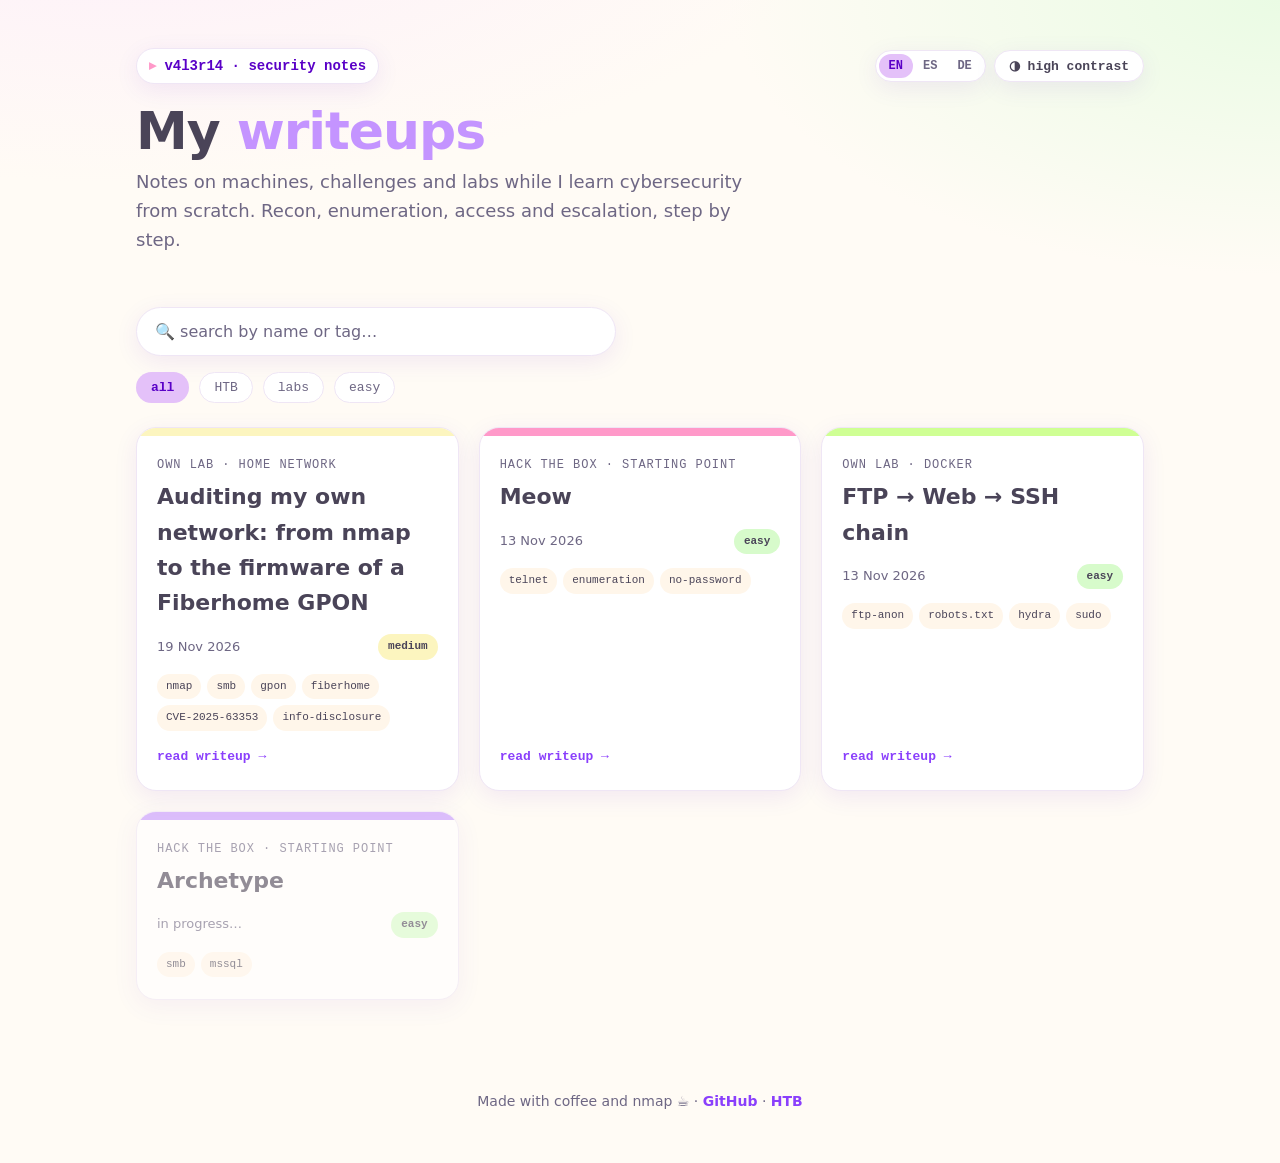
<file: index.html>
<!DOCTYPE html>
<html lang="en">
<head>
<meta charset="utf-8">
<meta name="viewport" content="width=device-width, initial-scale=1">
<!-- Security: HTTPS only, no external or inline scripts -->
<meta http-equiv="Content-Security-Policy" content="default-src 'self'; script-src 'self'; style-src 'self' https://fonts.googleapis.com; font-src https://fonts.gstatic.com; img-src 'self' https: data:; connect-src 'self'; base-uri 'self'; form-action 'none'; object-src 'none'; upgrade-insecure-requests">
<meta name="referrer" content="strict-origin-when-cross-origin">
<link rel="icon" href="data:image/svg+xml,%3Csvg xmlns=%22http://www.w3.org/2000/svg%22 viewBox=%220 0 100 100%22%3E%3Ctext y=%22.9em%22 font-size=%2290%22%3E%F0%9F%9A%A9%3C/text%3E%3C/svg%3E">
<link rel="preconnect" href="https://fonts.googleapis.com">
<link rel="preconnect" href="https://fonts.gstatic.com" crossorigin>
<link rel="stylesheet" href="https://fonts.googleapis.com/css2?family=Nunito+Sans:ital,opsz,wght@0,6..12,400;0,6..12,600;0,6..12,700;0,6..12,800;1,6..12,400&amp;family=Fira+Code:wght@400;500;600&amp;display=swap">
<link rel="stylesheet" href="assets/css/tokens.css">
<link rel="stylesheet" href="assets/css/base.css">
<link rel="stylesheet" href="assets/css/components.css">
<script src="assets/js/theme.js"></script>
<title>Writeups · v4l3r14</title>
<meta name="description" content="Cybersecurity writeups: machines, challenges and labs, step by step." data-i18n-attr="content:meta.home_description">
<script type="module" src="assets/js/home.js"></script>
</head>
<body data-i18n-title="meta.home_title">
<a class="skip-link" href="#grid" data-i18n="skip_home">Skip to the writeups</a>
<div class="wrap">
  <header class="site-header">
    <div class="topbar">
      <a class="logo" href="./" data-i18n="logo">v4l3r14 · security notes</a>
      <div class="controls">
        <!-- EN / ES / DE buttons are generated by i18n.js -->
        <div id="lang-switch" class="lang-switch" role="group" aria-label="Language" data-i18n-attr="aria-label:lang_label"></div>
        <button id="theme-toggle" class="theme-toggle" type="button" aria-pressed="false">
          <span class="to-contrast" data-i18n="theme_to_contrast">◑ high contrast</span>
          <span class="to-pastel" data-i18n="theme_to_pastel">◐ pastel mode</span>
        </button>
      </div>
    </div>
    <h1><span data-i18n="hero_before">My</span> <span class="accent" data-i18n="hero_accent">writeups</span></h1>
    <p class="tagline" data-i18n="tagline">Notes on machines, challenges and labs while I learn cybersecurity from scratch. Recon, enumeration, access and escalation, step by step.</p>
  </header>

  <!-- Filters and cards are generated from writeups/index.json -->
  <div class="search">
    <label class="visually-hidden" for="search" data-i18n="search_label">Search writeups by name</label>
    <input id="search" class="search__input" type="search" placeholder="🔍 search by name or tag…" data-i18n-attr="placeholder:search_placeholder" autocomplete="off" spellcheck="false">
  </div>
  <nav class="filters" id="filters" aria-label="Filter writeups" data-i18n-attr="aria-label:filters_label"></nav>
  <p class="empty" id="no-results" hidden data-i18n="no_results">No writeup matches your search.</p>
  <main class="grid" id="grid" aria-live="polite">
    <p class="empty" data-i18n="loading">Loading…</p>
  </main>

<footer class="site-footer">
  <span data-i18n="footer">Made with coffee and nmap ☕</span> · <a href="https://github.com/val-velvaz/CTF-Writeups" target="_blank" rel="noopener noreferrer">GitHub</a> · <a href="https://www.hackthebox.com/" target="_blank" rel="noopener noreferrer">HTB</a>
</footer>
</div>
</body>
</html>
</file>
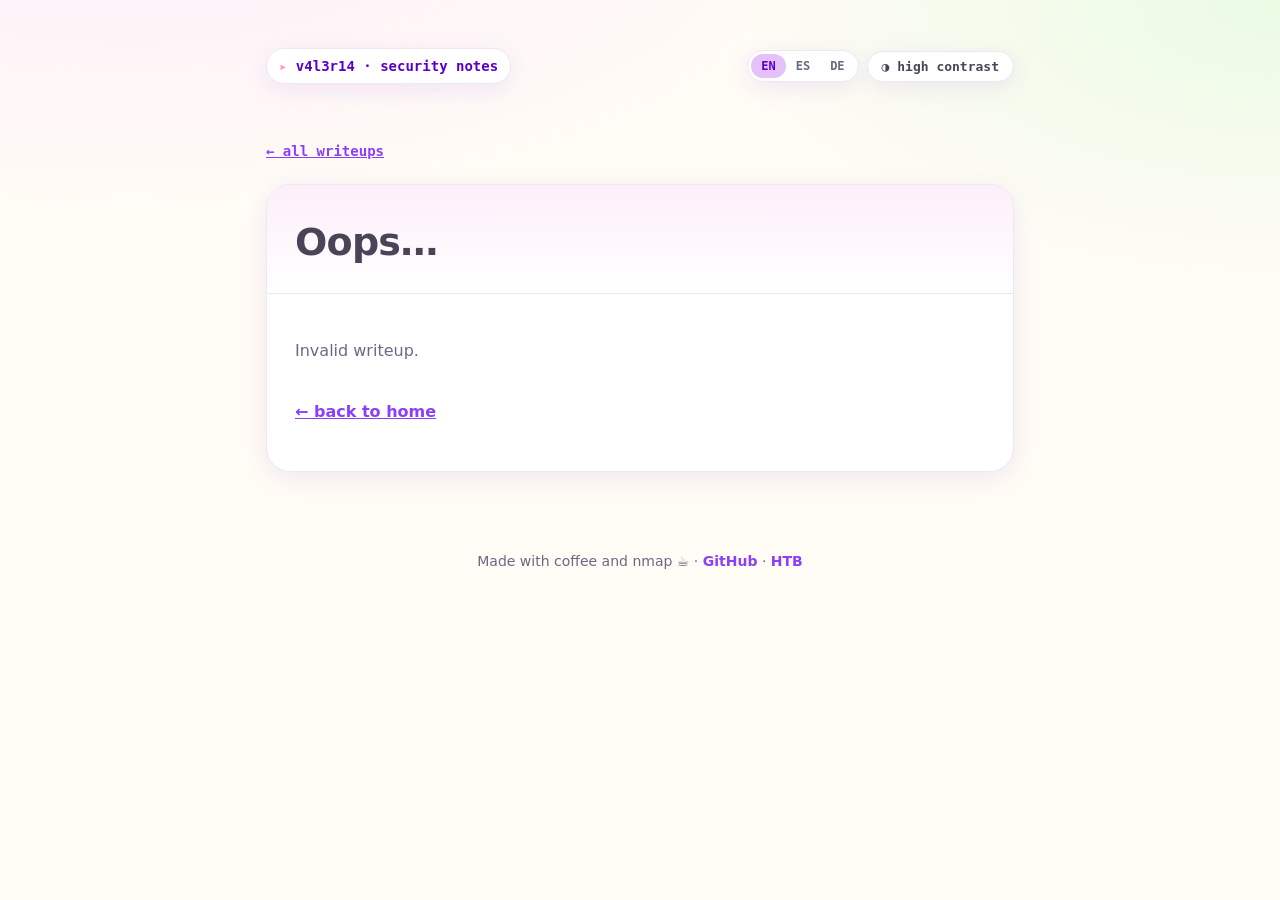
<file: writeup.html>
<!DOCTYPE html>
<html lang="en">
<head>
<meta charset="utf-8">
<meta name="viewport" content="width=device-width, initial-scale=1">
<!-- Security: HTTPS only, no external or inline scripts -->
<meta http-equiv="Content-Security-Policy" content="default-src 'self'; script-src 'self'; style-src 'self' https://fonts.googleapis.com; font-src https://fonts.gstatic.com; img-src 'self' https: data:; connect-src 'self'; base-uri 'self'; form-action 'none'; object-src 'none'; upgrade-insecure-requests">
<meta name="referrer" content="strict-origin-when-cross-origin">
<link rel="icon" href="data:image/svg+xml,%3Csvg xmlns=%22http://www.w3.org/2000/svg%22 viewBox=%220 0 100 100%22%3E%3Ctext y=%22.9em%22 font-size=%2290%22%3E%F0%9F%9A%A9%3C/text%3E%3C/svg%3E">
<link rel="preconnect" href="https://fonts.googleapis.com">
<link rel="preconnect" href="https://fonts.gstatic.com" crossorigin>
<link rel="stylesheet" href="https://fonts.googleapis.com/css2?family=Nunito+Sans:ital,opsz,wght@0,6..12,400;0,6..12,600;0,6..12,700;0,6..12,800;1,6..12,400&amp;family=Fira+Code:wght@400;500;600&amp;display=swap">
<link rel="stylesheet" href="assets/css/tokens.css">
<link rel="stylesheet" href="assets/css/base.css">
<link rel="stylesheet" href="assets/css/components.css">
<script src="assets/js/theme.js"></script>
<title>Writeup · v4l3r14</title>
<meta name="description" content="Cybersecurity writeup.">
<script type="module" src="assets/js/writeup.js"></script>
</head>
<body data-i18n-title="meta.writeup_title">
<a class="skip-link" href="#article-body" data-i18n="skip_article">Skip to content</a>
<div class="wrap wrap--narrow">
  <header class="site-header">
    <div class="topbar">
      <a class="logo" href="./" data-i18n="logo">v4l3r14 · security notes</a>
      <div class="controls">
        <!-- EN / ES / DE buttons are generated by i18n.js -->
        <div id="lang-switch" class="lang-switch" role="group" aria-label="Language" data-i18n-attr="aria-label:lang_label"></div>
        <button id="theme-toggle" class="theme-toggle" type="button" aria-pressed="false">
          <span class="to-contrast" data-i18n="theme_to_contrast">◑ high contrast</span>
          <span class="to-pastel" data-i18n="theme_to_pastel">◐ pastel mode</span>
        </button>
      </div>
    </div>
  </header>

  <a class="back" href="./" data-i18n="back">← all writeups</a>

  <!-- Shared template: content comes from writeups/&lt;lang&gt;/&lt;slug&gt;.md -->
  <main>
    <article class="article">
      <header class="article__head" id="article-head"><p class="empty" data-i18n="loading">Loading…</p></header>
      <div class="article__body" id="article-body"></div>
    </article>
  </main>

<footer class="site-footer">
  <span data-i18n="footer">Made with coffee and nmap ☕</span> · <a href="https://github.com/val-velvaz/CTF-Writeups" target="_blank" rel="noopener noreferrer">GitHub</a> · <a href="https://www.hackthebox.com/" target="_blank" rel="noopener noreferrer">HTB</a>
</footer>
</div>
</body>
</html>
</file>
<file: assets/css/tokens.css>
/* =========================================================
   tokens.css — the ONLY place where colors and fonts live.
   Change the palette here and the whole site updates.
   ========================================================= */

/* ---------- Default theme: PASTEL ---------- */
:root {
  /* Fonts */
  --font-sans: 'Nunito Sans', system-ui, -apple-system, 'Segoe UI', sans-serif;
  --font-mono: 'Fira Code', ui-monospace, 'Cascadia Code', monospace;

  /* Pastel palette */
  --cream:      #FFFBF5;
  --cream-2:    #FFF6EA;
  --pink:       #FF99C9;
  --pink-soft:  #F6B9DB;
  --rose:       #FEC9C3;
  --lavender:   #E4C1F9;
  --lavender-2: #C494FF;
  --mint:       #D7FBCB;
  --mint-2:     #CFFF94;
  --peach:      #FCF5BF;
  --plum:       #5A00C7;

  /* Semantic roles (components use ONLY these) */
  --bg:            var(--cream);
  --bg-glow-1:     #FDEFFA;
  --bg-glow-2:     #EAFBE4;
  --surface:       #FFFFFF;
  --surface-2:     var(--cream-2);
  --text:          #4A4458;
  --text-soft:     #6E6784;
  --heading:       #4A4458;
  /* Writeup headings: one color per level (# ## ### ####) */
  --md-h1: #A56BF5;               /* lavender */
  --md-h2: #E0569E;               /* pink */
  --md-h3: #2E9E6E;               /* mint */
  --md-h4: #C47219;               /* peach */
  --accent:        var(--plum);
  --accent-2:      #8A3FFC;          /* links / accents on light background */
  --accent-soft:   var(--lavender);
  --border:        #EFE6F5;
  --focus:         var(--plum);

  --code-bg:       #2E2A3A;
  --code-text:     #F3ECFF;
  --code-comment:  #C9A9FF;

  --flag-bg:       var(--mint);
  --flag-text:     #2F6B1F;

  --diff-easy:     var(--mint);
  --diff-med:      var(--peach);
  --diff-hard:     var(--rose);
  --diff-insane:   var(--lavender);
  --diff-text:     #4A4458;

  --tone-pink:     var(--pink);
  --tone-lav:      var(--lavender-2);
  --tone-mint:     var(--mint-2);
  --tone-rose:     var(--rose);
  --tone-peach:    var(--peach);

  --shadow:        0 6px 24px rgba(90, 0, 199, .08);
  --shadow-hover:  0 14px 34px rgba(90, 0, 199, .14);
  --radius:        20px;
  --radius-sm:     12px;

  color-scheme: light;
}

/* ---------- HIGH CONTRAST theme (neon on dark) ----------
   Enabled with <html data-theme="contrast"> (header button)
   or automatically when the system asks for "more contrast".     */
:root[data-theme="contrast"] {
  --neon-pink:   #FF2E97;
  --neon-purple: #C77DFF;
  --neon-green:  #39FF14;
  --neon-yellow: #FFE600;
  --neon-cyan:   #00E5FF;

  --bg:            #0B0912;
  --bg-glow-1:     #0B0912;
  --bg-glow-2:     #0B0912;
  --surface:       #15111F;
  --surface-2:     #221B33;
  --text:          #FFFFFF;
  --text-soft:     #E2DAF2;
  --heading:       #FFFFFF;
  --md-h1: var(--neon-purple);
  --md-h2: var(--neon-pink);
  --md-h3: var(--neon-green);
  --md-h4: var(--neon-yellow);
  --accent:        var(--neon-green);
  --accent-2:      var(--neon-cyan);
  --accent-soft:   var(--neon-yellow);
  --border:        #FFFFFF;
  --focus:         var(--neon-yellow);

  --code-bg:       #000000;
  --code-text:     #FFFFFF;
  --code-comment:  var(--neon-green);

  --flag-bg:       var(--neon-green);
  --flag-text:     #000000;

  --diff-easy:     var(--neon-green);
  --diff-med:      var(--neon-yellow);
  --diff-hard:     var(--neon-pink);
  --diff-insane:   var(--neon-purple);
  --diff-text:     #000000;

  --tone-pink:     var(--neon-pink);
  --tone-lav:      var(--neon-purple);
  --tone-mint:     var(--neon-green);
  --tone-rose:     var(--neon-pink);
  --tone-peach:    var(--neon-yellow);

  --shadow:        none;
  --shadow-hover:  0 0 0 2px var(--neon-yellow);

  color-scheme: dark;
}
</file>
<file: assets/css/base.css>
/* base.css — reset, typography and general layout */
*, *::before, *::after { box-sizing: border-box; margin: 0; padding: 0; }

html { -webkit-text-size-adjust: 100%; }
[hidden] { display: none !important; }

body {
  font-family: var(--font-sans);
  color: var(--text);
  background:
    radial-gradient(1200px 500px at 10% -10%, var(--bg-glow-1) 0%, transparent 60%),
    radial-gradient(1000px 500px at 100% 0%, var(--bg-glow-2) 0%, transparent 55%),
    var(--bg);
  line-height: 1.6;
  min-height: 100vh;
}

.wrap { max-width: 1040px; margin: 0 auto; padding: 0 16px; }
.wrap--narrow { max-width: 780px; }

a { color: var(--accent-2); font-weight: 600; }
a:hover { text-decoration-thickness: 2px; }

:focus-visible { outline: 3px solid var(--focus); outline-offset: 3px; border-radius: 6px; }

.skip-link {
  position: absolute; left: -9999px; top: 8px;
  background: var(--surface); color: var(--text); padding: 8px 12px; border-radius: 8px;
}
.skip-link:focus { left: 8px; z-index: 10; }

.visually-hidden {
  position: absolute; width: 1px; height: 1px; overflow: hidden;
  clip: rect(0 0 0 0); white-space: nowrap;
}

@media (prefers-reduced-motion: reduce) {
  * { transition: none !important; animation: none !important; }
}
</file>
<file: assets/css/components.css>
/* components.css — reusable pieces (header, chips, cards, article) */

/* ---------- Header ---------- */
.site-header { padding: 48px 0 24px; }
.topbar { display: flex; align-items: center; justify-content: space-between; gap: 12px; flex-wrap: wrap; }

.logo {
  font-family: var(--font-mono); font-weight: 600; font-size: 14px;
  color: var(--accent); background: var(--surface);
  border: 1px solid var(--border); padding: 6px 12px; border-radius: 999px;
  display: inline-block; box-shadow: var(--shadow); text-decoration: none;
}
.logo::before { content: "▸ "; color: var(--tone-pink); }

.theme-toggle {
  font-family: var(--font-mono); font-size: 13px; font-weight: 600;
  background: var(--surface); color: var(--text);
  border: 1px solid var(--border); border-radius: 999px;
  padding: 7px 14px; cursor: pointer; box-shadow: var(--shadow);
}
.theme-toggle[aria-pressed="true"] { background: var(--accent-soft); color: #000; }

h1 {
  font-size: clamp(34px, 6vw, 52px); font-weight: 800; letter-spacing: -.02em;
  margin: 18px 0 6px; color: var(--heading); line-height: 1.15;
}
h1 .accent { color: var(--lavender-2, var(--accent)); }
:root[data-theme="contrast"] h1 .accent { color: var(--neon-pink); }
.tagline { color: var(--text-soft); font-size: 18px; max-width: 56ch; }

/* ---------- Header controls (language + theme) ---------- */
/* Same row as the logo; the theme button ends on the content's right edge */
.controls { display: flex; align-items: center; gap: 8px; margin-left: auto; }
.lang-switch {
  display: inline-flex; background: var(--surface); border: 1px solid var(--border);
  border-radius: 999px; padding: 3px; box-shadow: var(--shadow);
}
.lang-switch__btn {
  font-family: var(--font-mono); font-size: 12px; font-weight: 600;
  border: 0; background: transparent; color: var(--text-soft);
  padding: 5px 10px; border-radius: 999px; cursor: pointer;
}
.lang-switch__btn[aria-pressed="true"] { background: var(--accent-soft); color: var(--accent); }
:root[data-theme="contrast"] .lang-switch__btn[aria-pressed="true"] { color: #000; }

/* The theme button holds two labels; the one matching the theme is shown */
.theme-toggle .to-pastel { display: none; }
:root[data-theme="contrast"] .theme-toggle .to-pastel { display: inline; }
:root[data-theme="contrast"] .theme-toggle .to-contrast { display: none; }

/* "This writeup isn't in your language" notice */
.notice {
  margin-top: 20px !important; padding: 10px 14px; border-radius: var(--radius-sm);
  background: var(--surface-2); border: 1px dashed var(--tone-lav); color: var(--text); font-size: 15px;
}

/* ---------- Search ---------- */
.search { margin: 28px 0 0; }
.search__input {
  width: 100%; max-width: 480px; font: inherit; font-size: 16px; color: var(--text);
  background: var(--surface); border: 1px solid var(--border); border-radius: 999px;
  padding: 11px 18px; box-shadow: var(--shadow);
}
.search__input::placeholder { color: var(--text-soft); opacity: 1; }
.search__input:focus-visible { outline: 3px solid var(--focus); outline-offset: 2px; }

/* ---------- Filters ---------- */
.filters { display: flex; flex-wrap: wrap; gap: 10px; margin: 16px 0 8px; }
.chip {
  font-family: var(--font-mono); font-size: 13px;
  border: 1px solid var(--border); background: var(--surface); color: var(--text-soft);
  padding: 7px 14px; border-radius: 999px; cursor: pointer; transition: transform .15s;
}
.chip:hover { transform: translateY(-1px); }
.chip[aria-pressed="true"] {
  background: var(--accent-soft); color: var(--accent); border-color: transparent; font-weight: 600;
}
:root[data-theme="contrast"] .chip[aria-pressed="true"] { color: #000; }

/* ---------- Card grid ---------- */
.grid {
  display: grid; gap: 20px; margin: 24px 0 60px;
  grid-template-columns: repeat(auto-fill, minmax(min(280px, 100%), 1fr));
}
.card {
  background: var(--surface); border-radius: var(--radius);
  border: 1px solid var(--border); box-shadow: var(--shadow);
  overflow: hidden; display: flex; flex-direction: column;
  color: inherit; text-decoration: none; font-weight: 400;
  transition: transform .18s, box-shadow .18s;
}
a.card:hover { transform: translateY(-4px); box-shadow: var(--shadow-hover); }
.card__bar { height: 8px; }
.card__body { padding: 20px 20px 22px; }
.card h3 { font-size: 22px; font-weight: 800; margin: 4px 0 10px; color: var(--heading); }
.card--soon { opacity: .6; }
.card__body { flex: 1; display: flex; flex-direction: column; }
.card__cta {
  margin-top: auto; padding-top: 16px; font-family: var(--font-mono); font-size: 13px;
  font-weight: 600; color: var(--accent-2);
}
a.card:hover .card__cta { text-decoration: underline; }

.platform {
  font-family: var(--font-mono); font-size: 12px; color: var(--text-soft);
  text-transform: uppercase; letter-spacing: .08em;
}
.meta { display: flex; align-items: center; gap: 8px; margin-top: 4px; flex-wrap: wrap; }
.date { font-size: 13px; color: var(--text-soft); }
.tags { display: flex; flex-wrap: wrap; gap: 6px; margin-top: 14px; list-style: none; }
.tag {
  font-family: var(--font-mono); font-size: 11px;
  padding: 4px 9px; border-radius: 999px; color: var(--text); background: var(--surface-2);
}
.diff {
  font-family: var(--font-mono); font-size: 11px; font-weight: 600;
  padding: 4px 10px; border-radius: 999px; margin-left: auto; color: var(--diff-text);
}
.diff--easy    { background: var(--diff-easy); }
.diff--medium  { background: var(--diff-med); }
.diff--hard    { background: var(--diff-hard); }
.diff--insane  { background: var(--diff-insane); }

.tone--pink  { background: var(--tone-pink); }
.tone--lav   { background: var(--tone-lav); }
.tone--mint  { background: var(--tone-mint); }
.tone--rose  { background: var(--tone-rose); }
.tone--peach { background: var(--tone-peach); }

.empty, .error { color: var(--text-soft); padding: 24px 0; }

/* ---------- Writeup page ---------- */
.back { display: inline-block; margin: 32px 0 0; font-family: var(--font-mono); font-size: 14px; }

.article {
  background: var(--surface); border: 1px solid var(--border);
  border-radius: 24px; box-shadow: var(--shadow); overflow: hidden; margin: 20px 0 48px;
}
.article__head {
  padding: 30px 28px 20px; border-bottom: 1px solid var(--border);
  background: linear-gradient(180deg, var(--bg-glow-1), var(--surface));
}
.article__head h1 { font-size: clamp(28px, 5vw, 38px); margin: 6px 0 8px; }
.article__body { padding: 8px 28px 34px; }
/* Headings from Markdown: size and color per number of # (colors in tokens.css) */
.article__body .md-h1 { font-size: 26px; margin: 32px 0 10px; color: var(--md-h1); }
.article__body .md-h2 { font-size: 22px; margin: 28px 0 8px;  color: var(--md-h2); }
.article__body .md-h3 { font-size: 19px; margin: 22px 0 8px;  color: var(--md-h3); }
.article__body .md-h4 { font-size: 17px; margin: 18px 0 6px;  color: var(--md-h4); }
.article__body p, .article__body ul, .article__body ol, .article__body blockquote { margin: 12px 0; }
.article__body ul, .article__body ol { padding-left: 1.4em; }
.article__body img { max-width: 100%; height: auto; border-radius: var(--radius-sm); border: 1px solid var(--border); }
.article__body blockquote {
  border-left: 4px solid var(--tone-lav); background: var(--surface-2);
  padding: 10px 16px; border-radius: 0 var(--radius-sm) var(--radius-sm) 0;
}
/* Tables: scroll sideways on narrow screens instead of breaking the layout */
.table-wrap {
  overflow-x: auto; margin: 14px 0;
  border: 1px solid var(--border); border-radius: var(--radius-sm);
}
.article__body table { border-collapse: collapse; width: 100%; font-size: 15px; }
.article__body th, .article__body td {
  padding: 9px 14px; text-align: left; vertical-align: top;
  border-bottom: 1px solid var(--border);
}
.article__body th { background: var(--surface-2); color: var(--heading); font-weight: 700; white-space: nowrap; }
.article__body tbody tr:last-child td { border-bottom: 0; }
.article__body hr { border: 0; border-top: 1px solid var(--border); margin: 24px 0; }

pre {
  font-family: var(--font-mono); font-size: 13px;
  background: var(--code-bg); color: var(--code-text); border-radius: 14px;
  padding: 16px 18px; overflow-x: auto; margin: 12px 0; line-height: 1.7;
  /* Long lines wrap inside the box instead of being cut off */
  white-space: pre-wrap; overflow-wrap: anywhere; word-break: break-word;
  max-width: 100%;
}
:root[data-theme="contrast"] pre { border: 1px solid var(--border); }
pre .c { color: var(--code-comment); }
code { font-family: var(--font-mono); }
:not(pre) > code {
  font-size: .88em; background: var(--surface-2); padding: 2px 6px; border-radius: 6px; color: var(--accent);
  overflow-wrap: anywhere;
}
.flag {
  font-family: var(--font-mono); background: var(--flag-bg); color: var(--flag-text);
  padding: 3px 8px; border-radius: 6px; overflow-wrap: anywhere;
}

/* ---------- Footer ---------- */
.site-footer { padding: 30px 0 50px; color: var(--text-soft); font-size: 14px; text-align: center; }
.site-footer a { text-decoration: none; }

@media (max-width: 520px) {
  .article__head, .article__body { padding-left: 18px; padding-right: 18px; }
}
</file>
